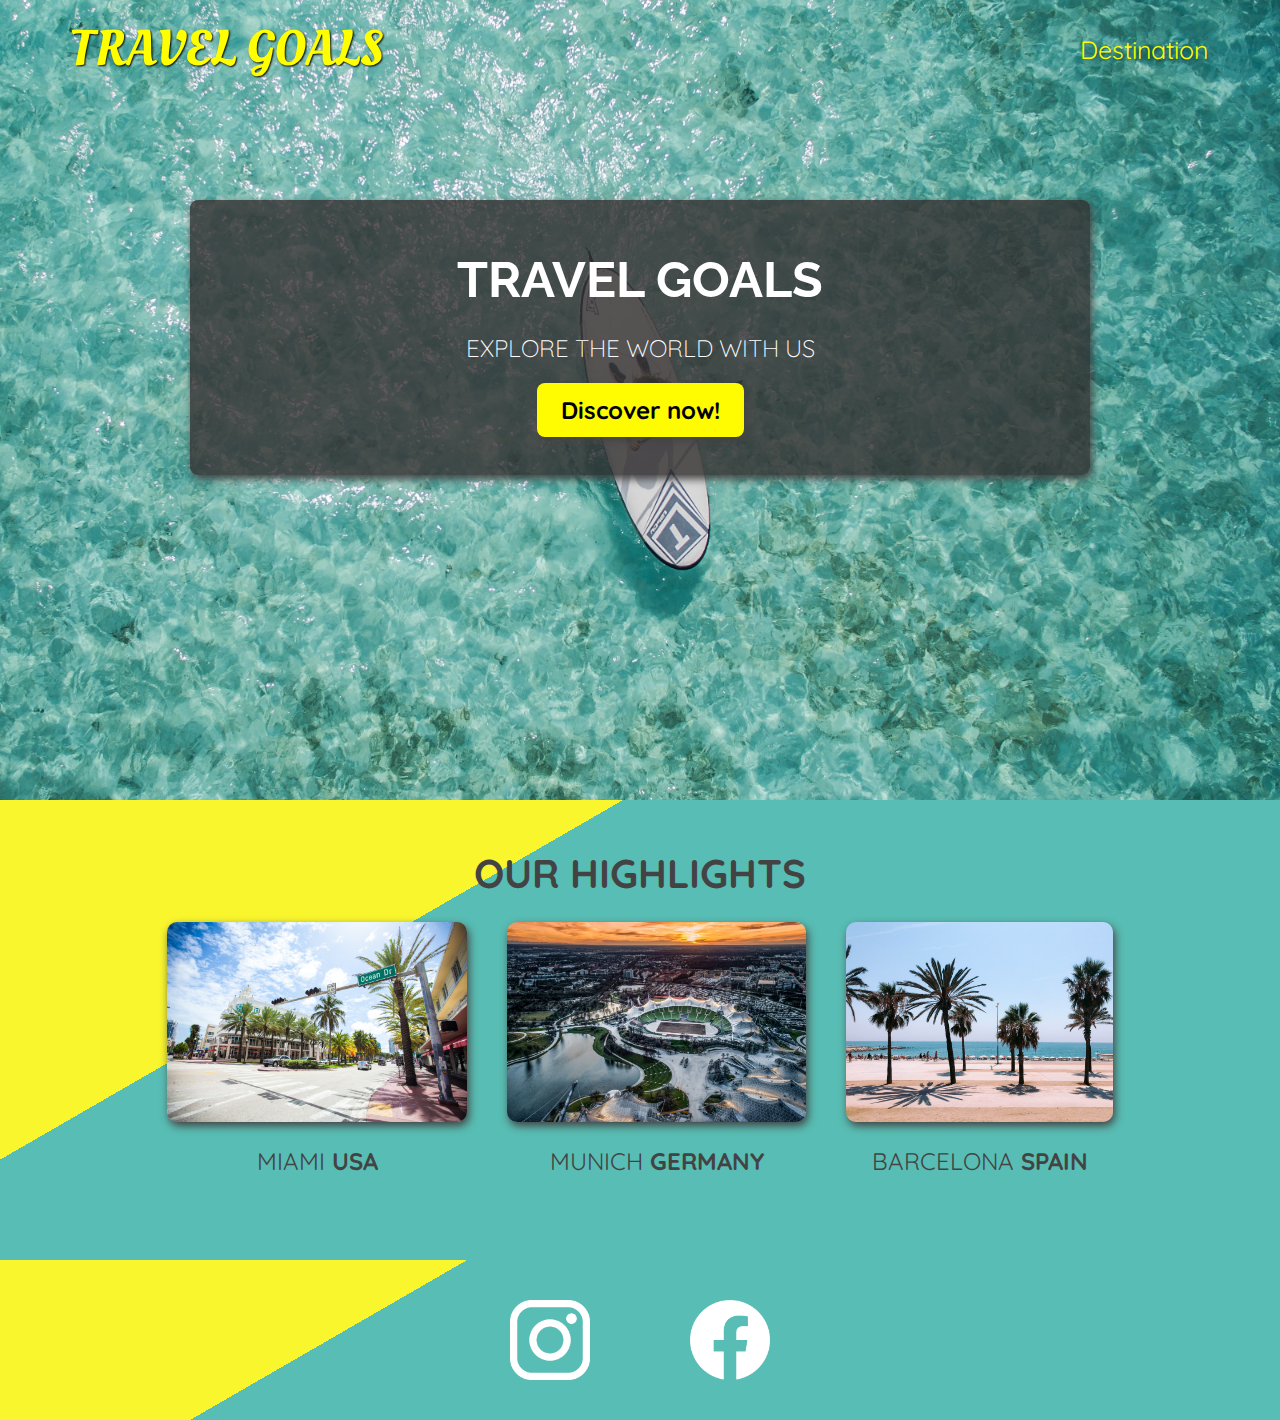
<file: index.html>
<!DOCTYPE html>
<html lang="en">
  <head>
    <meta charset="UTF-8" />
    <meta name="viewport" content="width=device-width, initial-scale=1.0" />
    <link
      href="https://fonts.googleapis.com/css2?family=Raleway:wght@700&family=Oleo+Script:wght@700&family=Quicksand:wght@300;500;700&display=swap"
      rel="stylesheet"
    />
    <link rel="stylesheet" href="style.css" />
    <link rel="stylesheet" href="shared.css" />
    <title>Travel Goals</title>
  </head>

  <body>
    <header>
      <div id="logo">
        <a href="index.html">Travel Goals</a>
      </div>

      <nav>
        <ul>
          <li><a href="places.html">Destination</a></li>
        </ul>
      </nav>
    </header>

    <main>
      <section id="hero">
        <div id="hero-content">
          <h1>Travel Goals</h1>
          <p>Explore the world with us</p>
          <a href="places.html">Discover now!</a>
        </div>
      </section>

      <section id="highlights">
        <h2>Our Highlights</h2>

        <ul id="destinations">
          <li class="destination">
            <img src="./images/places/miami.jpg" alt="Miami" />
            <p>Miami <strong>USA</strong></p>
          </li>

          <li class="destination">
            <img
              src="./images/places/munich.jpg "
              alt="Munich stadium in winter"
            />
            <p>Munich <strong>Germany</strong></p>
          </li>
          <li class="destination">
            <img src="./images/places/barcelona.jpg " alt="barcelona" />
            <p>barcelona <strong>Spain</strong></p>
          </li>
        </ul>
      </section>
    </main>

    <footer>
      <ul>
        <li>
          <a href="https://www.instagram.com">
            <img src="./images/icon/insta.png" alt="Instagram" />
          </a>
        </li>

        <li>
          <a href="https://www.facebook.com">
            <img src="./images/icon/facebook.png " alt="facebook"
          /></a>
        </li>
      </ul>
    </footer>
  </body>
</html>
</file>
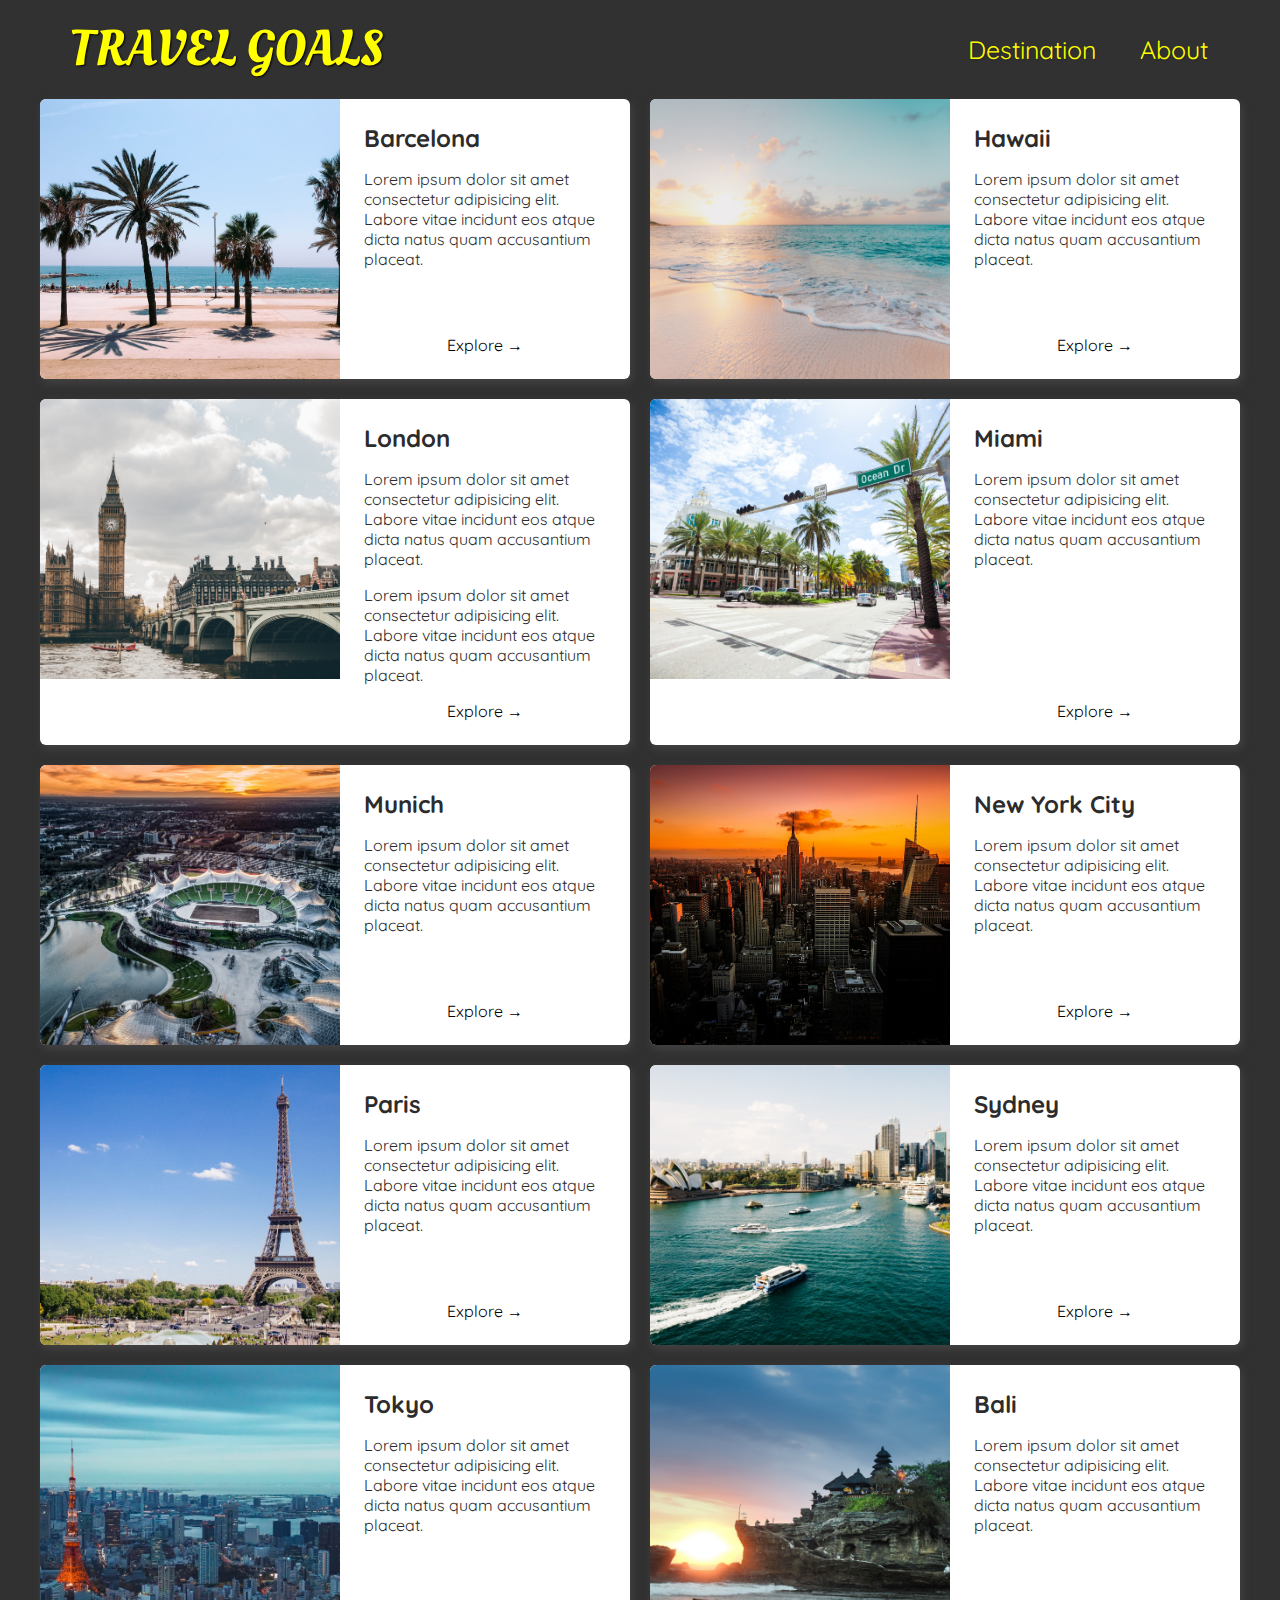
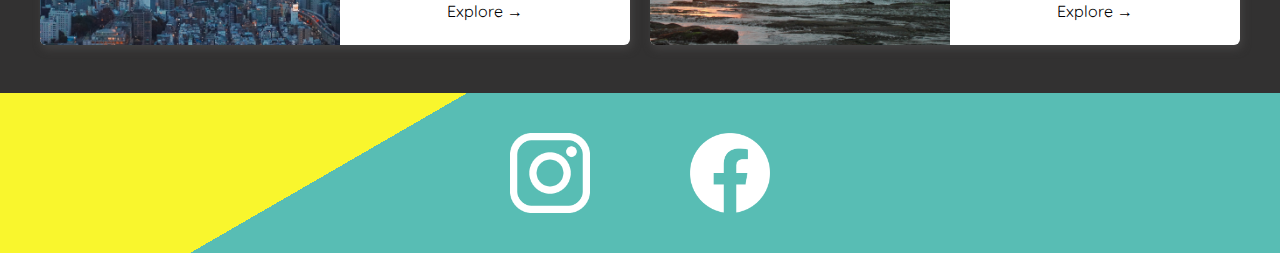
<file: places.html>
<!DOCTYPE html>
<html lang="en">
  <head>
    <meta charset="UTF-8" />
    <meta name="viewport" content="width=device-width, initial-scale=1.0" />
    <link
      href="https://fonts.googleapis.com/css2?family=Raleway:wght@700&family=Oleo+Script:wght@700&family=Quicksand:wght@300;500;700&display=swap"
      rel="stylesheet"
    />
    <link rel="stylesheet" href="shared.css" />
    <link rel="stylesheet" href="places.css" />
    <title>Travel Goals</title>
  </head>

  <body>
    <header>
      <div id="logo">
        <a href="index.html">Travel Goals</a>
      </div>

      <nav>
        <ul>
          <li><a href="places.html">Destination</a></li>
          <li><a href="">About</a></li>
        </ul>
      </nav>
    </header>

    <main>
        <ul>
          <li>
            <img src="images/places/barcelona.jpg" alt="City of Barcelona" />
            <div class="item-content">
              <div>
                <h2>Barcelona</h2>
                <p>
                  Lorem ipsum dolor sit amet consectetur adipisicing elit. Labore
                  vitae incidunt eos atque dicta natus quam accusantium placeat.
                </p>
              </div>
              <div class="actions">
                <a href="https://en.wikipedia.org/wiki/Barcelona">Explore &#x2192</a>
              </div>
            </div>
          </li>
          <li>
            <img src="images/places/hawaii.jpg" alt="Hawaii beach" />
            <div class="item-content">
              <div>
                <h2>Hawaii</h2>
                <p>
                  Lorem ipsum dolor sit amet consectetur adipisicing elit. Labore
                  vitae incidunt eos atque dicta natus quam accusantium placeat.
                </p>
              </div>
              <div class="actions">
                <a href="https://en.wikipedia.org/wiki/Hawaii">Explore &#x2192</a>
              </div>
            </div>
          </li>
          <li>
            <img src="images/places/london.jpg" alt="London city" />
            <div class="item-content">
              <div>
                <h2>London</h2>
                <p>
                  Lorem ipsum dolor sit amet consectetur adipisicing elit. Labore
                  vitae incidunt eos atque dicta natus quam accusantium placeat.
                </p>
                <p>
                  Lorem ipsum dolor sit amet consectetur adipisicing elit. Labore
                  vitae incidunt eos atque dicta natus quam accusantium placeat.
                </p>
              </div>
              <div class="actions">
                <a href="https://en.wikipedia.org/wiki/London">Explore &#x2192</a>
              </div>
            </div>
          </li>
          <li>
            <img src="images/places/miami.jpg" alt="Miami streets" />
            <div class="item-content">
              <div>
                <h2>Miami</h2>
                <p>
                  Lorem ipsum dolor sit amet consectetur adipisicing elit. Labore
                  vitae incidunt eos atque dicta natus quam accusantium placeat.
                </p>
              </div>
              <div class="actions">
                <a href="https://en.wikipedia.org/wiki/Miami">Explore &#x2192</a>
              </div>
            </div>
          </li>
          <li>
            <img src="images/places/munich.jpg" alt="Munich football stadium" />
            <div class="item-content">
              <div>
                <h2>Munich</h2>
                <p>
                  Lorem ipsum dolor sit amet consectetur adipisicing elit. Labore
                  vitae incidunt eos atque dicta natus quam accusantium placeat.
                </p>
              </div>
              <div class="actions">
                <a href="https://en.wikipedia.org/wiki/Munich">Explore &#x2192</a>
              </div>
            </div>
          </li>
          <li>
            <img src="images/places/new-york-city.jpg" alt="New York City skyline" />
            <div class="item-content">
              <div>
                <h2>New York City</h2>
                <p>
                  Lorem ipsum dolor sit amet consectetur adipisicing elit. Labore
                  vitae incidunt eos atque dicta natus quam accusantium placeat.
                </p>
              </div>
              <div class="actions">
                <a href="https://en.wikipedia.org/wiki/New_York_City"
                  >Explore &#x2192</a
                >
              </div>
            </div>
          </li>
          <li>
            <img src="images/places/paris.jpg" alt="Paris city" />
            <div class="item-content">
              <div>
                <h2>Paris</h2>
                <p>
                  Lorem ipsum dolor sit amet consectetur adipisicing elit. Labore
                  vitae incidunt eos atque dicta natus quam accusantium placeat.
                </p>
              </div>
              <div class="actions">
                <a href="https://en.wikipedia.org/wiki/Paris">Explore &#x2192</a>
              </div>
            </div>
          </li>
          <li>
            <img src="images/places/sydney.jpg" alt="Sydney beach" />
            <div class="item-content">
              <div>
                <h2>Sydney</h2>
                <p>
                  Lorem ipsum dolor sit amet consectetur adipisicing elit. Labore
                  vitae incidunt eos atque dicta natus quam accusantium placeat.
                </p>
              </div>
              <div class="actions">
                <a href="https://en.wikipedia.org/wiki/Sydney">Explore &#x2192</a>
              </div>
            </div>
          </li>
          <li>
            <img src="images/places/tokyo.jpg" alt="Tokyo skyline" />
            <div class="item-content">
              <div>
                <h2>Tokyo</h2>
                <p>
                  Lorem ipsum dolor sit amet consectetur adipisicing elit. Labore
                  vitae incidunt eos atque dicta natus quam accusantium placeat.
                </p>
              </div>
              <div class="actions">
                <a href="https://en.wikipedia.org/wiki/Tokyo">Explore &#x2192</a>
              </div>
            </div>
          </li>
          <li>
            <img src="images/places/bali.jpg" alt="Bali beach" />
            <div class="item-content">
              <div>
                <h2>Bali</h2>
                <p>
                  Lorem ipsum dolor sit amet consectetur adipisicing elit. Labore
                  vitae incidunt eos atque dicta natus quam accusantium placeat.
                </p>
              </div>
              <div class="actions">
                <a href="https://en.wikipedia.org/wiki/Bali">Explore &#x2192</a>
              </div>
            </div>
          </li>
        </ul>
      </main>

    <footer>
      <ul>
        <li>
          <a href="https://www.instagram.com">
            <img src="./images/icon/insta.png" alt="Instagram" />
          </a>
        </li>

        <li>
          <a href="https://www.facebook.com">
            <img src="./images/icon/facebook.png " alt="facebook"
          /></a>
        </li>
      </ul>
    </footer>
  </body>
</html>
</file>
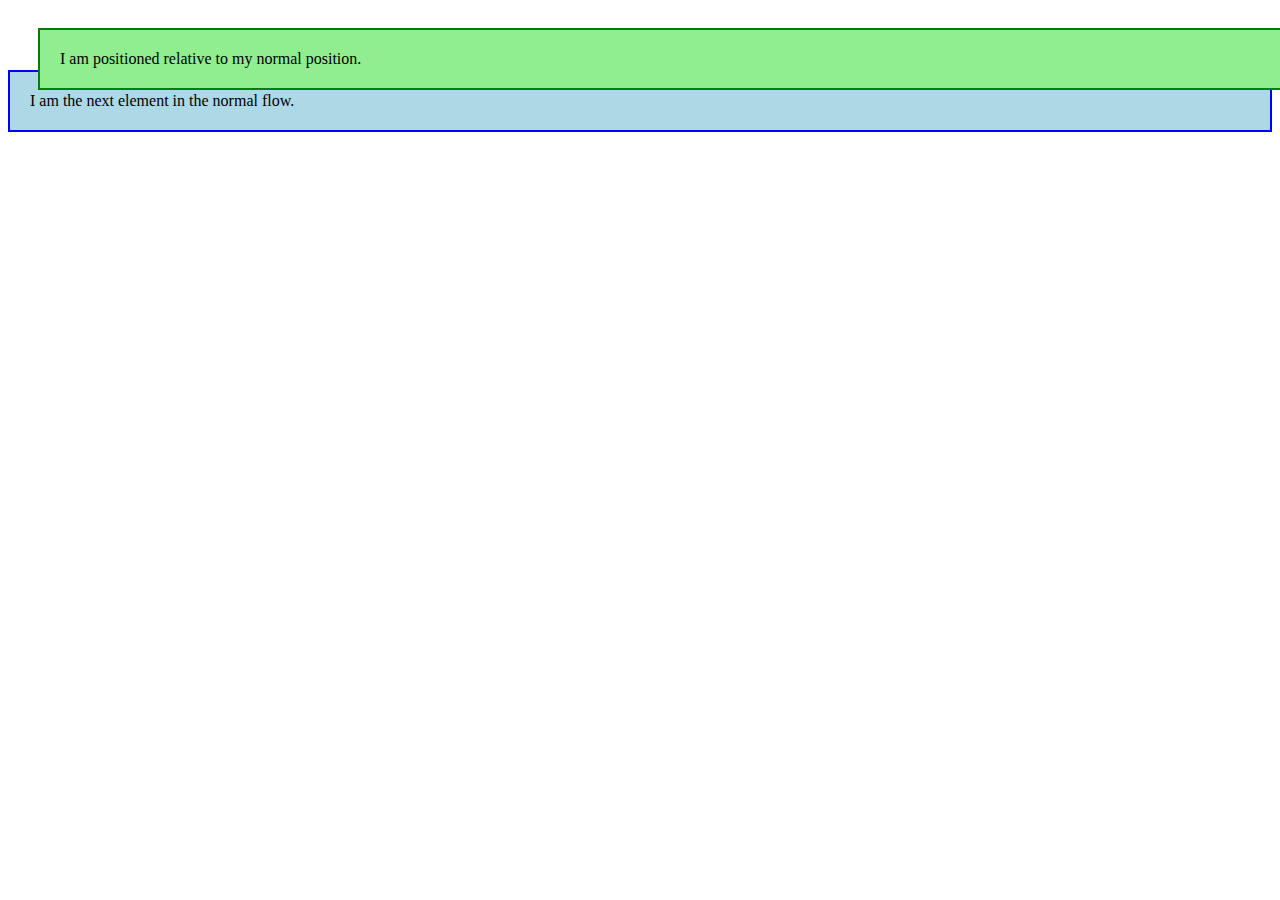
<file: test.html>
<!DOCTYPE html>
<html lang="en">
  <head>
    <meta charset="UTF-8" />
    <meta name="viewport" content="width=device-width, initial-scale=1.0" />
    <style>
      .relative-box {
        position: relative;
        top: 20px; /* Move the box 20px down from its normal position */
        left: 30px; /* Move the box 30px to the right from its normal position */
        background-color: lightgreen;
        padding: 20px;
        border: 2px solid green;
      }
      .next-element {
        background-color: lightblue;
        padding: 20px;
        border: 2px solid blue;
      }
    </style>
  </head>
  <body>
    <div class="relative-box">
      I am positioned relative to my normal position.
    </div>
    <div class="next-element">I am the next element in the normal flow.</div>
  </body>
</html>
</file>
<file: style.css>
#hero {
  height: 800px;
  background-image: url("./images/places/ocean.jpg");
  background-position: center;
  background-size: cover;
}

#hero-content {
  width: 900px;
  background-color: rgba(51, 47, 47, 0.8);
  box-shadow: 2px 4px 8px rgba(68, 67, 67);
  border-radius: 8px;
  text-align: center;
  padding: 50px 0;
  margin: 0 auto;
  position: relative;
  top: 200px;
}

#hero-content h1 {
  color: white;
  text-transform: uppercase;
  font-size: 50px;
  font-family: "Raleway", sans-serif;
  margin: 0;
}

#hero-content p {
  color: white;
  text-transform: uppercase;
  font-size: 24px;
  font-weight: 300;
  margin-bottom: 32px;
}

#hero-content a {
  text-decoration: none;
  background-color: rgb(255, 251, 0);
  padding: 12px 24px;
  color: black;
  font-size: 24px;
  font-weight: bold;
  border-radius: 8px;
  box-shadow: 2px 4px 8px rgba(68, 67, 67);
}

#hero-content a:hover {
  background-color: rgb(245, 243, 160);
}

#highlights h2 {
  text-transform: uppercase;
  text-align: center;
  font-size: 40px;
  color: rgb(68, 67, 67);
  margin: 24px 0;
}

#highlights {
  padding: 24px;
  background: linear-gradient(
    150deg,
    rgb(249, 246, 45) 30%,
    rgb(88, 189, 180) 25%
  );
}

#destinations {
  display: flex;
  justify-content: center;
  width: 90%;
  margin: auto;
  margin-bottom: 40px;
}

.destination {
  margin: 0 20px;
  text-transform: uppercase;
}

.destination p {
  text-align: center;
  font-size: 24px;
  color: rgb(68, 67, 67);
  margin: 20px 0;
}

.destination img {
  height: 200px;
  width: 100%;
  box-shadow: 2px 4px 8px rgba(68, 67, 67);
  border-radius: 10px;
  object-fit: fill;
}
</file>
<file: shared.css>
body {
  font-family: "Quicksand", sans-serif;
  margin: 0;
}

header {
  display: flex;
  justify-content: space-between;
  align-items: center;
  padding: 15px 60px;
  position: absolute;
  width: 100%;
  top: 0;
  left: 0;
  box-sizing: border-box;
}

#logo a {
  padding: 10px;
  font-family: "Oleo Script", sans-serif;
  color: yellow;
  font-size: 50px;
  text-decoration: none;
  text-transform: uppercase;
  text-shadow: 1px 1px 2px rgba(0, 0, 0);
}

header ul {
  display: flex;
}

header li {
  margin-left: 20px;
}

header a {
  color: yellow;

  text-decoration: none;
  font-size: 25px;
  padding: 12px;
  text-shadow: 1px 1px 2px rgba(0, 0, 0, 0.2);
}

header a:hover {
  background-color: rgb(59, 65, 71);
  border-radius: 8px;
}

ul {
  list-style: none;
  margin: 0;
  padding: 0;
}

footer {
  background: linear-gradient(
    150deg,
    rgb(249, 246, 45) 30%,
    rgb(88, 189, 180) 25%
  );

  padding: 40px;
}

footer ul {
  display: flex;
  justify-content: center;
}

footer li {
  width: 80px;
  height: 80px;
  margin: 0px 50px;
}

footer img {
  width: 100%;
  height: 100%;
}
</file>
<file: places.css>
body {
  background-color: rgb(50, 49, 49);
  color: rgb(45, 44, 44);
}

header {
  position: static;
}

main ul {
  width: 1200px;
  margin: 0 auto 48px auto;
  display: grid;
  grid-template-columns: 1fr 1fr;
  gap: 20px;
}

main li {
  display: flex;
  background-color: white;
  box-shadow: 2px 4px 8px rgba(68, 67, 67);
  border-radius: 6px;
  overflow: hidden;
}

main li img {
  width: 300px;
  height: 280px;
  object-fit: cover;
}

.item-content {
  padding: 24px;
  display: flex;
  flex-direction: column;
  justify-content: space-between;
}

.item-content h2 {
  margin: 0;
}

.actions {
  text-align: center;
}

.actions a {
  text-decoration: none;
  padding: 6px;
  color: black;
  border-radius: 5px;
}

.actions a:hover {
  background-color: yellowgreen;
}
</file>
